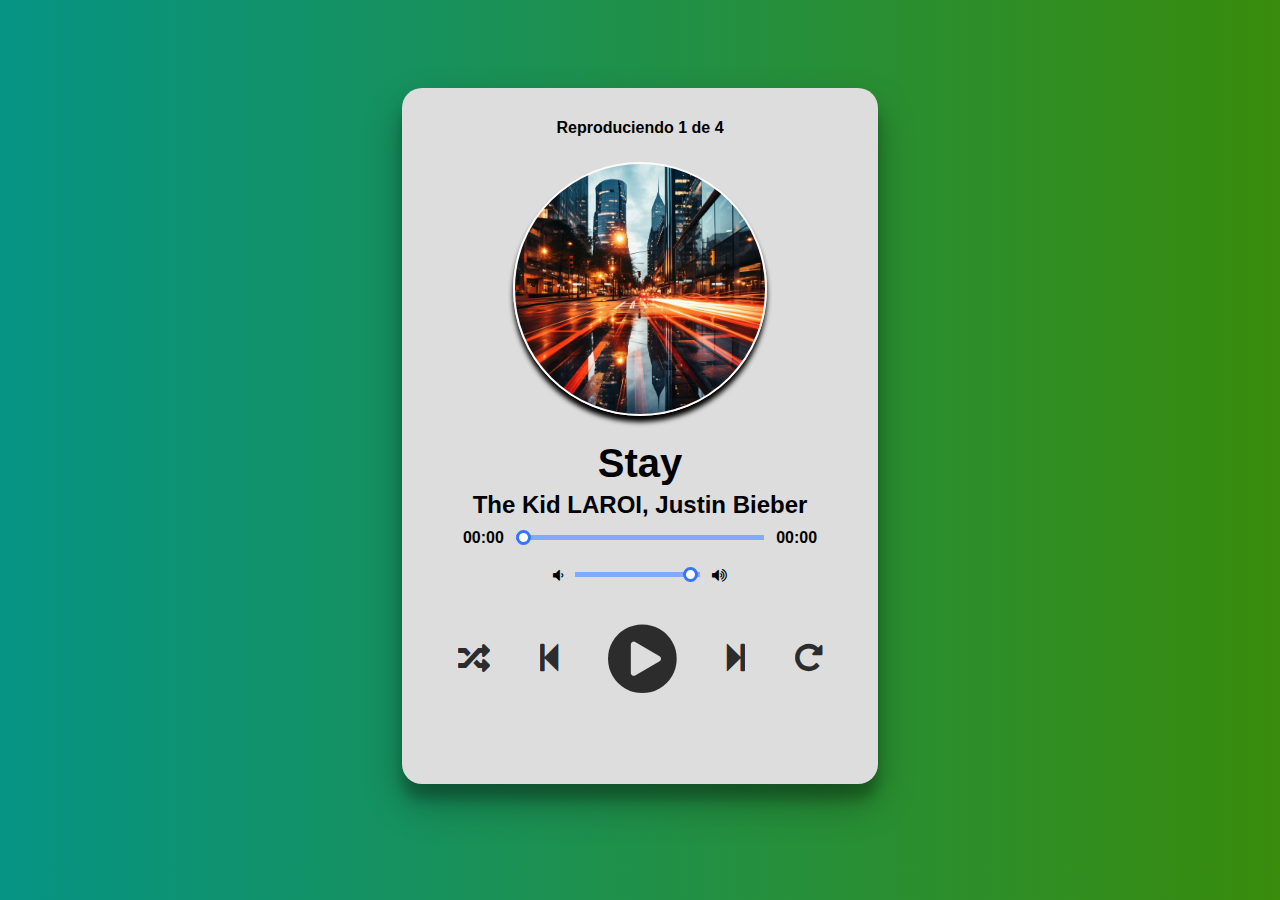
<file: Music Player/index.html>
<!DOCTYPE html>
<html lang="es">
<head>
  <!--==================== METADATOS ====================-->
  <meta charset="UTF-8">
  <meta name="viewport" content="width=device-width, initial-scale=1.0">
  <meta http-equiv="X-UA-Compatible" content="ie=edge">
  <meta name="description" content="MusicPlayers">
  <meta name="keywords" content="HTML-CSS-JS">
  <meta name="author" content="Rocio Cuello">

  <!--==================== CSS ====================-->
  <link rel="stylesheet" href="assets/css/style.css">

  <!--==================== TITULO ====================-->
  <title>MusicPlayers | Music Player</title>

  <!--==================== ICONO DE PESTAÑA ====================-->
  <link rel="icon" sizes="64x64" href="assets/img/favicon.webp"> 
  <link rel="icon" sizes="64x64" href="assets/img/favicon.png"> 
  
  <!--==================== ICONOS ====================-->
  <link rel="stylesheet" href="https://cdnjs.cloudflare.com/ajax/libs/font-awesome/5.13.0/css/all.min.css">
  <link rel="stylesheet" href="https://cdnjs.cloudflare.com/ajax/libs/font-awesome/4.7.0/css/font-awesome.min.css">
</head>
<body>
    <div class="player">
        <div class="wrapper">
            <div class="details">
                <div class="now-playing">REPRODUCIENDO x DE y</div>
                <div class="track-art"></div>
                <div class="track-name">Canción</div>
                <div class="track-artist">Artista</div>
            </div>
            <div class="slider_container">
                <div class="current-time">00:00</div>
                <input type="range" min="1" max="100" value="0" class="seek_slider" onchange="seekTo()">
                <div class="total-duration">00:00</div>
            </div>
            <div class="slider_container">
                <i class="fa fa-volume-down"></i>
                <input type="range" min="1" max="100" value="99" class="volume_slider" onchange="setVolume()">
                <i class="fa fa-volume-up"></i>
            </div>
            <div class="buttons">
                <div class="random-track" onclick="randomTrack()">
                    <i class="fas fa-random fa-2x" title="random"></i>
                </div>
                <div class="prev-track" onclick="prevTrack()">
                    <i class="fa fa-step-backward fa-2x"></i>
                </div>
                <div class="playpause-track" onclick="playpauseTrack()">
                    <i class="fa fa-play-circle fa-5x"></i>
                </div>
                <div class="next-track" onclick="nextTrack()">
                    <i class="fa fa-step-forward fa-2x"></i>
                </div>
                <div class="repeat-track" onclick="repeatTrack()">
                    <i class="fa fa-repeat fa-2x" title="repeat"></i>
                </div>
            </div>
            <div id="wave">
                <span class="stroke"></span>
                <span class="stroke"></span>
                <span class="stroke"></span>
                <span class="stroke"></span>
                <span class="stroke"></span>
                <span class="stroke"></span>
                <span class="stroke"></span>
            </div>  
        </div>
    </div>
  <!--==================== SCRIPT ====================-->
  <script src="assets/js/script.js"></script>
</body>
</html>
</file>
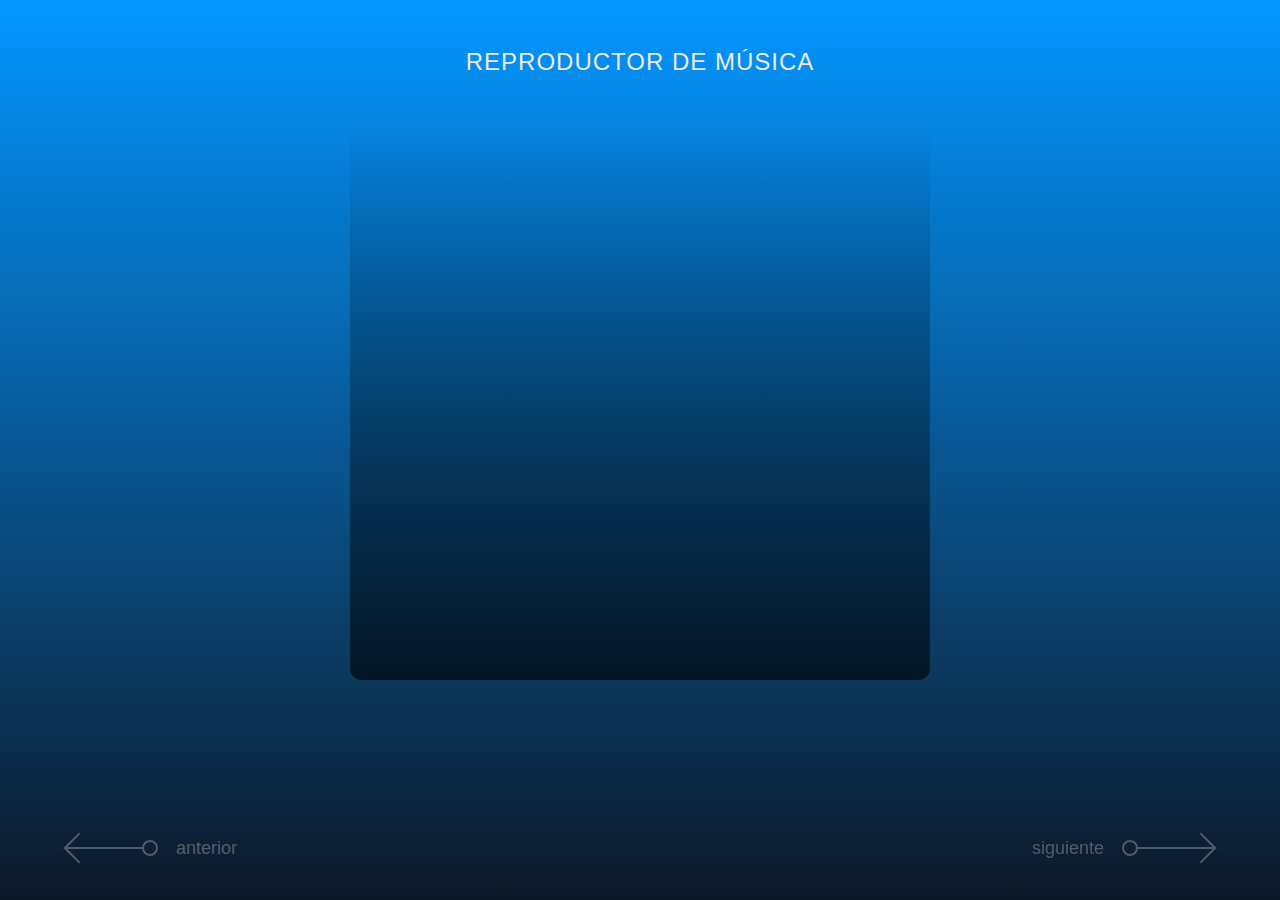
<file: Spotify Music/index.html>
<!DOCTYPE html>
<html lang="es">
<head>
  <!--==================== METADATOS ====================-->
  <meta charset="UTF-8">
  <meta name="viewport" content="width=device-width, initial-scale=1.0">
  <meta http-equiv="X-UA-Compatible" content="ie=edge">
  <meta name="description" content="MusicPlayers">
  <meta name="keywords" content="HTML-CSS-JS">
  <meta name="author" content="Rocio Cuello">

  <!--==================== CSS ====================-->
  <link rel="stylesheet" href="assets/css/style.css">

  <!--==================== TITULO ====================-->
  <title>MusicPlayers | Spotify Music</title>

  <!--==================== ICONO DE PESTAÑA ====================-->
  <link rel="icon" sizes="64x64" href="assets/img/favicon.webp"> 
  <link rel="icon" sizes="64x64" href="assets/img/favicon.png"> 
</head>
<body>
  <header>Reproductor de música</header>
  <section>
      <div class="hero-img"></div>

      <div class="emblem-container">
          <div class="emblem text"></div>
      </div>
      <h1 class="text" value="4">
          <span class="album-num"></span>
          <span class="album-title"></span><span>Justin Bieber</span>
      </h1>
  </section>
  <div class="spotify-widget">
      <iframe src="https://open.spotify.com/embed/track/5HCyWlXZPP0y6Gqq8TgA20?utm_source=generator" width="100%" height="80" frameborder="0" allowfullscreen="" allow="autoplay; clipboard-write; encrypted-media; fullscreen; picture-in-picture" loading="lazy"></iframe>
  </div>
  <div class="button-container">
      <button class="scroll-left nav-arrow"><span></span>Anterior</button>
      <button class="scroll-right nav-arrow">Siguiente<span></span></button>
  </div>
  <!--==================== SCRIPT ====================-->
  <script src="assets/js/script.js"></script>
</body>
</html>
</file>
<file: Music Player/assets/css/style.css>
body {
  font-family: Arial, Helvetica, sans-serif;
  background: linear-gradient(to right,#9a1d86, #1595be);
  font-weight: bold;
  }
  
  .player{
    height: 95vh;
    display: flex;
    align-items: center;
    flex-direction: column;
    justify-content: center;
}
  .wrapper{
    border: 1px solid transparent;
    padding: 30px;
    border-radius: 20px;
    background-color: #ddd;
    box-shadow: rgba(0, 0, 0, 0.3) 0px 19px 38px, rgba(0, 0, 0, 0.22) 0px 15px 12px;
  }
  
  .details {
  display: flex;
  align-items: center;
  flex-direction: column;
  justify-content: center;
  }
  
  .track-art {
  margin: 25px;
  height: 250px;
  width: 250px;
  border:2px solid 	#FFFAFA;
  background-size: cover;
  background-position: center;
  border-radius: 50%;
  -moz-box-shadow: 0px 6px 5px black;
  -webkit-box-shadow: 0px 6px 5px black;
  box-shadow: 0px 6px 5px black;
  -moz-border-radius:190px;
  -webkit-border-radius:190px;
  border-radius:190px;
  }
  
  .now-playing {
  font-size: 1rem;
  }
  
  .track-name {
  font-size: 2.5rem;
  }
  
  .track-artist {
  margin-top: 5px;
  font-size: 1.5rem;
  }
  
  .buttons {
  display: flex;
  flex-direction: row;
  align-items: center;
  margin-bottom: 30px;
  }
  .active{
      color: black;
  }
  
  .repeat-track,
  .random-track,
  .playpause-track,
  .prev-track,
  .next-track {
  padding: 25px;
  opacity: 0.8;
  transition: opacity .2s;
  }
  
  .repeat-track:hover,
  .random-track:hover,
  .playpause-track:hover,
  .prev-track:hover,
  .next-track:hover {
  opacity: 1.0;
  }
  
  .slider_container {
  display: flex;
  justify-content: center;
  align-items: center;
  }
  
  .seek_slider, .volume_slider {
  -webkit-appearance: none;
  -moz-appearance: none;
  appearance: none;
  height: 5px;
  background: #83A9FF;
  -webkit-transition: .2s;
  transition: opacity .2s;
  }
  
  .seek_slider::-webkit-slider-thumb,
  .volume_slider::-webkit-slider-thumb {
  -webkit-appearance: none;
  -moz-appearance: none;
  appearance: none;
  width: 15px;
  height: 15px;
  background: white;
  border: 3px solid #3774FF;
  cursor: grab;
  border-radius: 100%;
  }
  
  .seek_slider:hover,
  .volume_slider:hover {
  opacity: 1.0;
  }
  
  .seek_slider {
  width: 60%;
  }
  
  .volume_slider {
  width: 30%;
  }
  
  .current-time,
  .total-duration {
  padding: 10px;
  }
  
  i.fa-volume-down,
  i.fa-volume-up {
  padding: 10px;
  }
  
  i,
  i.fa-play-circle,
  i.fa-pause-circle,
  i.fa-step-forward,
  i.fa-step-backward,
  p {
  cursor: pointer;
  }
  .randomActive{
      color: black;
  }
  .rotate {
      animation: rotation 8s infinite linear;
  }
  @keyframes rotation {
      from {
        transform: rotate(0deg);
      }
      to {
        transform: rotate(359deg);
      }
  }
  .loader {
    height: 70px;
    display: flex;
    justify-content: center;
    align-items: center;
  }
  .loader .stroke{
      background: #f1f1f1;
      height: 150%;
      width: 10px;
      border-radius: 50px;
      margin: 0 5px;
      animation: animate 1.4s linear infinite;
  }
    @keyframes animate {
      50% {
        height: 20%;
        background: #4286f4;
      }
  
      100% {
        background: #4286f4;
        height: 100%;
      }
    }
    .stroke:nth-child(1){
        animation-delay: 0s;
    }
    .stroke:nth-child(2){
      animation-delay: 0.3s;
  }
  .stroke:nth-child(3){
      animation-delay: 0.6s;
  }
  .stroke:nth-child(4){
      animation-delay: 0.9s;
  }
  .stroke:nth-child(5){
      animation-delay: 0.6s;
  }
  .stroke:nth-child(6){
      animation-delay: 0.3s;
  }
  .stroke:nth-child(7){
      animation-delay: 0s;
  }
</file>
<file: Spotify Music/assets/css/style.css>
* {
	margin: 0;
	padding: 0;
	box-sizing: border-box;
}
:root {
	--color-light: #ebeae6;
	--album-size: 580px;
}
html,
body {
	overflow-x: hidden;
	position: relative;
	font-family: "Bebas Neue", Helvetica Neue, Arial, sans-serif;
	display: flex;
	flex-direction: column;
	align-items: center;
	justify-content: space-around;
	width: 100vw;
	height: 100vh;
}
header {
	width: 100%;
	padding: 48px 5vw 8px;
	color: var(--color-light);
	display: flex;
	place-content: center;
	font-size: 24px;
	z-index: 100;
	text-transform: uppercase;
	font-weight: 400;
	letter-spacing: 1px;
}
section {
	height: 100%;
	width: 100vw;
	display: flex;
	justify-content: center;
	align-items: center;
	flex-direction: column;
	position: relative;
	margin: 40px 0;
}
.hero-img {
	background-position: center center;
	background-size: cover;
	width: var(--album-size);
	height: 100%;
	aspect-ratio: 1/1;
	position: absolute;
	z-index: 1;
	display: flex;
	flex-direction: column;
	justify-content: center;
	align-items: center;
	border-radius: 12px;
	overflow: hidden;
}
.hero-img:after {
	content: "";
	position: absolute;
	width: 100%;
	height: 100%;
	background: linear-gradient(rgba(0, 0, 0, 0), rgba(0, 0, 0, 0.6));
}
.button-container {
	padding: 8px 5vw 24px;
	width: 100%;
	display: flex;
	justify-content: space-between;
	align-items: center;
	z-index: 100;
}
.nav-arrow {
	font-family: "Cormorant", "Bebas Neue", Helvetica Neue, Arial, sans-serif;
	font-size: 18px;
	display: flex;
	justify-content: center;
	align-items: center;
	transition: all 0.2s ease;
	height: 56px;
	background: none;
	border: none;
	color: var(--color-light);
	opacity: 0.3;
	font-weight: 500;
	text-transform: lowercase;
}
.nav-arrow span {
	width: 80px;
	height: 2px;
	background: var(--color-light);
	position: relative;
	display: flex;
	justify-content: center;
	align-items: center;
	margin-right: 32px;
}
.nav-arrow span:before,
.nav-arrow span:after,
.nav-arrow span {
	transition: all 0.3s ease;
}
.nav-arrow span:before {
	content: "";
	position: absolute;
	width: 20px;
	height: 20px;
	border: 2px solid var(--color-light);
	left: 4px;
	transform: rotate(-45deg);
	border-bottom: none;
	border-right: none;
}
.nav-arrow span:after {
	content: "";
	position: absolute;
	width: 12px;
	height: 12px;
	border-radius: 50%;
	border: 2px solid var(--color-light);
	right: -14px;
}
.nav-arrow:hover span:before,
.key-press-hover-left span:before,
.key-press-hover-right span:before {
	width: 32px;
	height: 32px;
}
.nav-arrow:hover span:after,
.key-press-hover-left span:after,
.key-press-hover-right span:after {
	width: 48px;
	height: 48px;
	right: -26px;
}
.nav-arrow:hover span,
.key-press-hover-left span,
.key-press-hover-right span {
	width: 72px;
}
.scroll-left:hover span,
.key-press-hover-left span {
	margin-right: 48px;
}
.scroll-right:hover span,
.key-press-hover-right span {
	margin-left: 48px;
}
.scroll-right span {
	margin-left: 32px;
	margin-right: 0;
	transform: rotateY(180deg);
}
.key-press-hover-right span {
	margin-left: 48px;
}
.nav-arrow:hover,
.key-press-hover-left,
.key-press-hover-right {
	opacity: 1;
	cursor: pointer;
	font-size: 22px;
}
h1 {
	font-family: "Cormorant", "Bebas Neue", Helvetica Neue, Arial, sans-serif;
	color: var(--color-light);
	font-size: 96px;
	width: 90vw;
	max-width: 980px;
	display: flex;
	flex-direction: column;
	white-space: nowrap;
	align-items: center;
	font-weight: 500;
	line-height: 130%;
	z-index: 2;
	position: relative;
	text-shadow: 0px 0px 15px rgba(0, 0, 0, 0.6);
	opacity: 0.8;
	bottom: -20%;
	transform-origin: center;
}
.album-num {
	position: absolute;
	left: 0;
	top: -18px;
	font-size: 32px;
	font-weight: 500;
	line-height: 1;
	text-shadow: 0px 0px 15px rgba(0, 0, 0, 0.3);
}
h1 span {
	width: 100%;
}
.album-title {
	text-align: left;
	position: relative;
}
h1 span:last-of-type {
	text-align: right;
}
.emblem-container {
	--emblem-size: 280px;
	height: var(--emblem-size);
	width: var(--emblem-size);
	position: absolute;
	z-index: 2;
	transform: translate(calc(var(--album-size) / 2), -40%);
}
.emblem {
	font-size: 24px;
	color: var(--color-light);
	text-transform: lowercase;
	display: flex;
	align-items: center;
	justify-content: center;
	transform-origin: center center;
	animation: rotating 10s linear infinite;
	height: 100%;
	width: 100%;
	text-shadow: 0px 0px 20px rgba(0, 0, 0, 0.2);
}
@keyframes rotating {
	from {
		transform: rotate(0deg);
	}

	to {
		transform: rotate(360deg);
	}
}
.emblem span {
	position: absolute;
	display: flex;
	height: inherit;
	width: 0;
	justify-content: center;
	align-items: flex-end;
	transform-origin: center center;
	width: 20px;
	text-shadow: 0px 0px 15px rgba(0, 0, 0, 0.4);
}
.emblem,
h1 {
	opacity: 0;
}
h1 {
	transform: translateY(15%);
}
.album-transition {
	animation: 0.6s ease-out album-transition;
}
.show-texts {
	opacity: 1;
	transform: translateY(0px);
	transition-property: opacity, transform;
	transition-duration: 1.4s, 0.5s;
}
.hide-arrow {
	opacity: 0;
	pointer-events: none;
}
.spotify-widget {
	width: var(--album-size);
	z-index: 100;
	margin-bottom: 8px;
}
.spotify-widget iframe {
	border-radius: 12px;
}
@keyframes album-transition {
	from {
		clip-path: inset(0 100% 0 0);
	}

	to {
		clip-path: inset(0 0 0 0);
	}
}
@media only screen and (max-width: 900px) {
	:root {
		--album-size: 80vw;
	}

	.hero-img {
		height: 100%;
	}

	h1 {
		font-size: 80px;
	}
	.spotify-widget {
		margin-bottom: 24px;
	}
}
@media only screen and (max-height: 800px) {

	h1 {
		font-size: 72px;
	}
}
@media only screen and (max-height: 740px) {

	h1 {
		font-size: 64px;
		width: 60vw;
	}
	.emblem-container {
		--emblem-size: 200px;
	}
	.emblem {
		font-size: 20px;
	}
	.button-container {
		padding: 8px 5vw 8px;
	}
	.spotify-widget {
		margin-bottom: 0px;
	}
}
</file>
